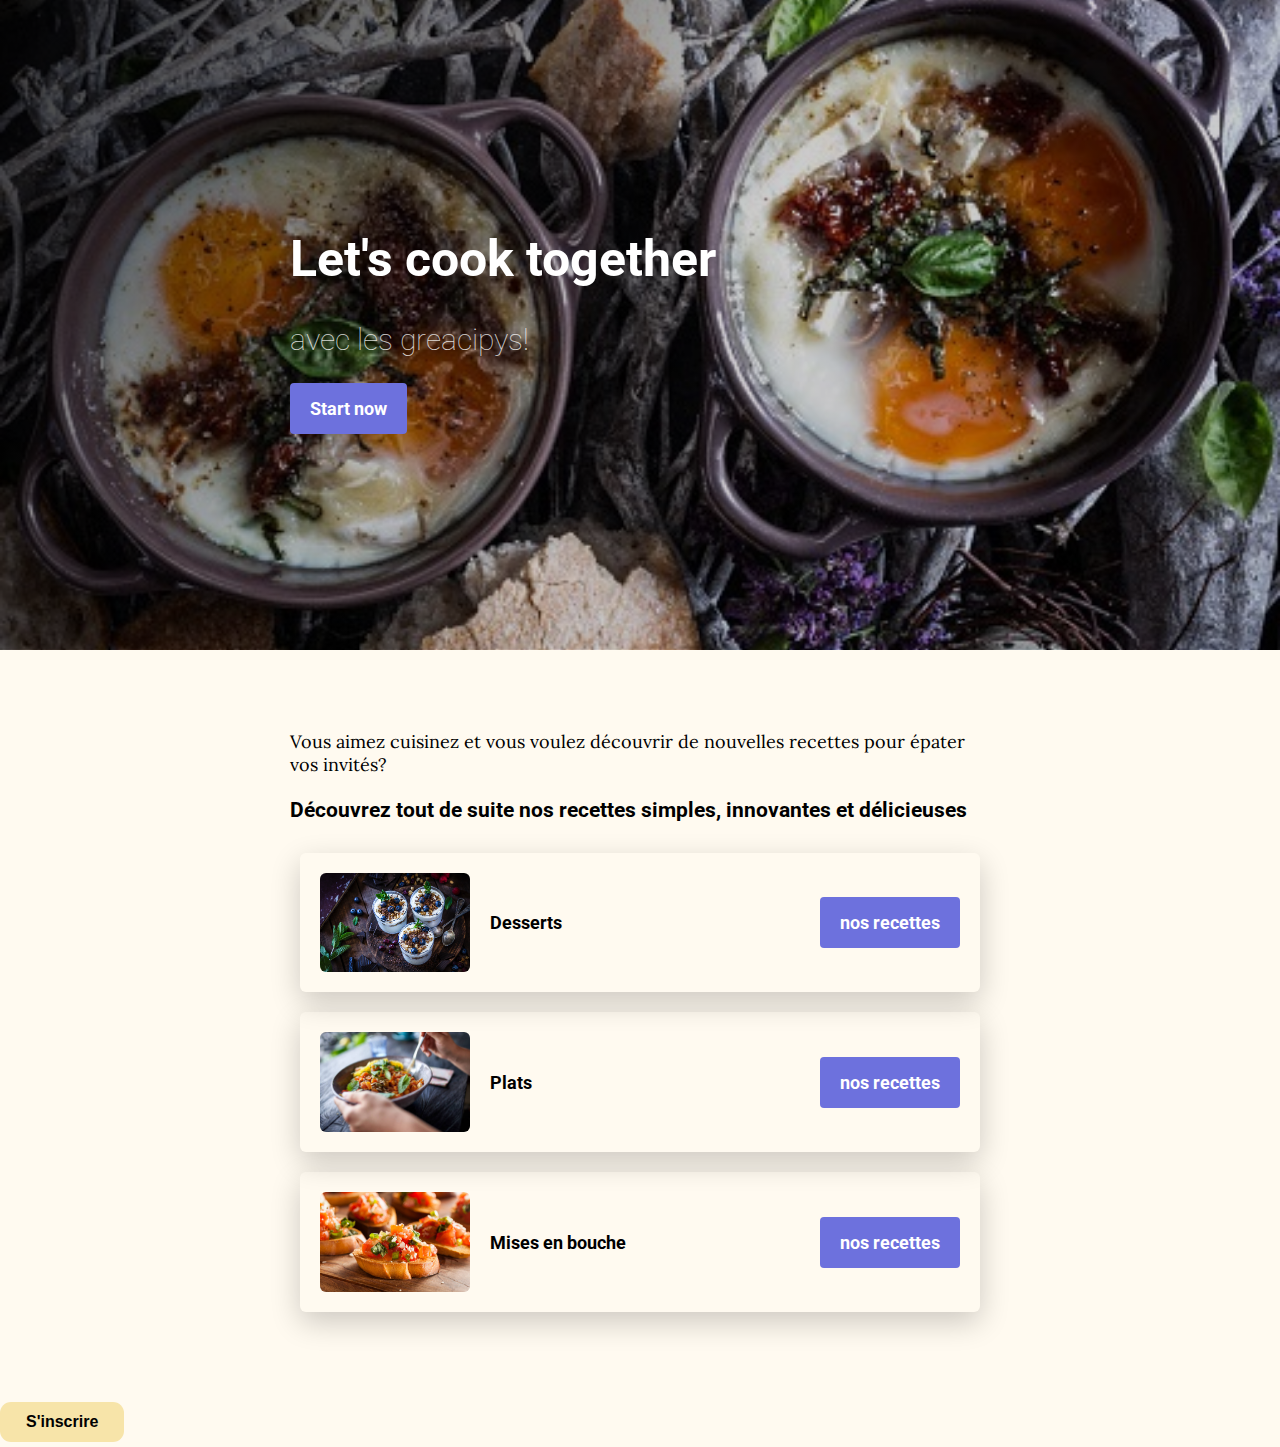
<file: index.html>
<!DOCTYPE html> 
 <html>
   <head>
   	<title>Greatcipy</title>
 	<meta charset="utf-8">
 	<link rel="stylesheet" href="css/style.css">
   </head>
   <body>

   	<div class="banner"> 
   		<div class="container">
   			<h1> Let's cook together</h1>
   			<h2> avec les greacipys! </h2>
   			<a href="#" class="btn-blue">Start now</a> 

   		</div>
   	</div>



   	<div class= "container">
 	 

 	  
 	  <p> Vous aimez cuisinez et vous voulez découvrir de nouvelles recettes pour épater vos invités? </p>
 	  <h3>Découvrez tout de suite nos recettes simples, innovantes et délicieuses</h3>



 	  <div class="cards">
 	  	
 	  <div class="card">
 	  	<img src="images/dessert.jpg" alt="Le Wagon">
 	  	<h3>Desserts</h3>
 	  	<a href="#" class="btn-blue">nos recettes</a>
 	  	  </div>
 	  <div class="card">
 	  	<img src="images/plat.jpg" alt="Le Wagon">
 	  	<h3>Plats</h3>
 	  	<a href="#" class="btn-blue">nos recettes</a>
 	  	  </div>
 	  <div class="card">
 	  	<img src="images/entre.jpg" alt="Le Wagon">
 	  	<h3>Mises en bouche </h3>
 	  	<a href="#apply-section" class="btn-blue"> nos recettes</a>
 	  	  </div>

 	  </div>
   </div>


<div id="apply-section"
 <button class="space" data-tf-popup="T3y0sn8l" data-tf-size="50" data-tf-iframe-props="title=My typeform" data-tf-medium="snippet" style="all:unset;font-family:Helvetica,Arial,sans-serif;display:inline-block;max-width:100%;white-space:nowrap;overflow:hidden;text-overflow:ellipsis;background-color:#F7E4A9;color:#000000;font-size:16px;border-radius:11px;padding:0 26px;font-weight:bold;height:40px;cursor:pointer;line-height:40px;text-align:center;margin:0;text-decoration:none;">S'inscrire</button><script src="//embed.typeform.com/next/embed.js"></script>

</div>
 
   </body>
 </html>
</file>
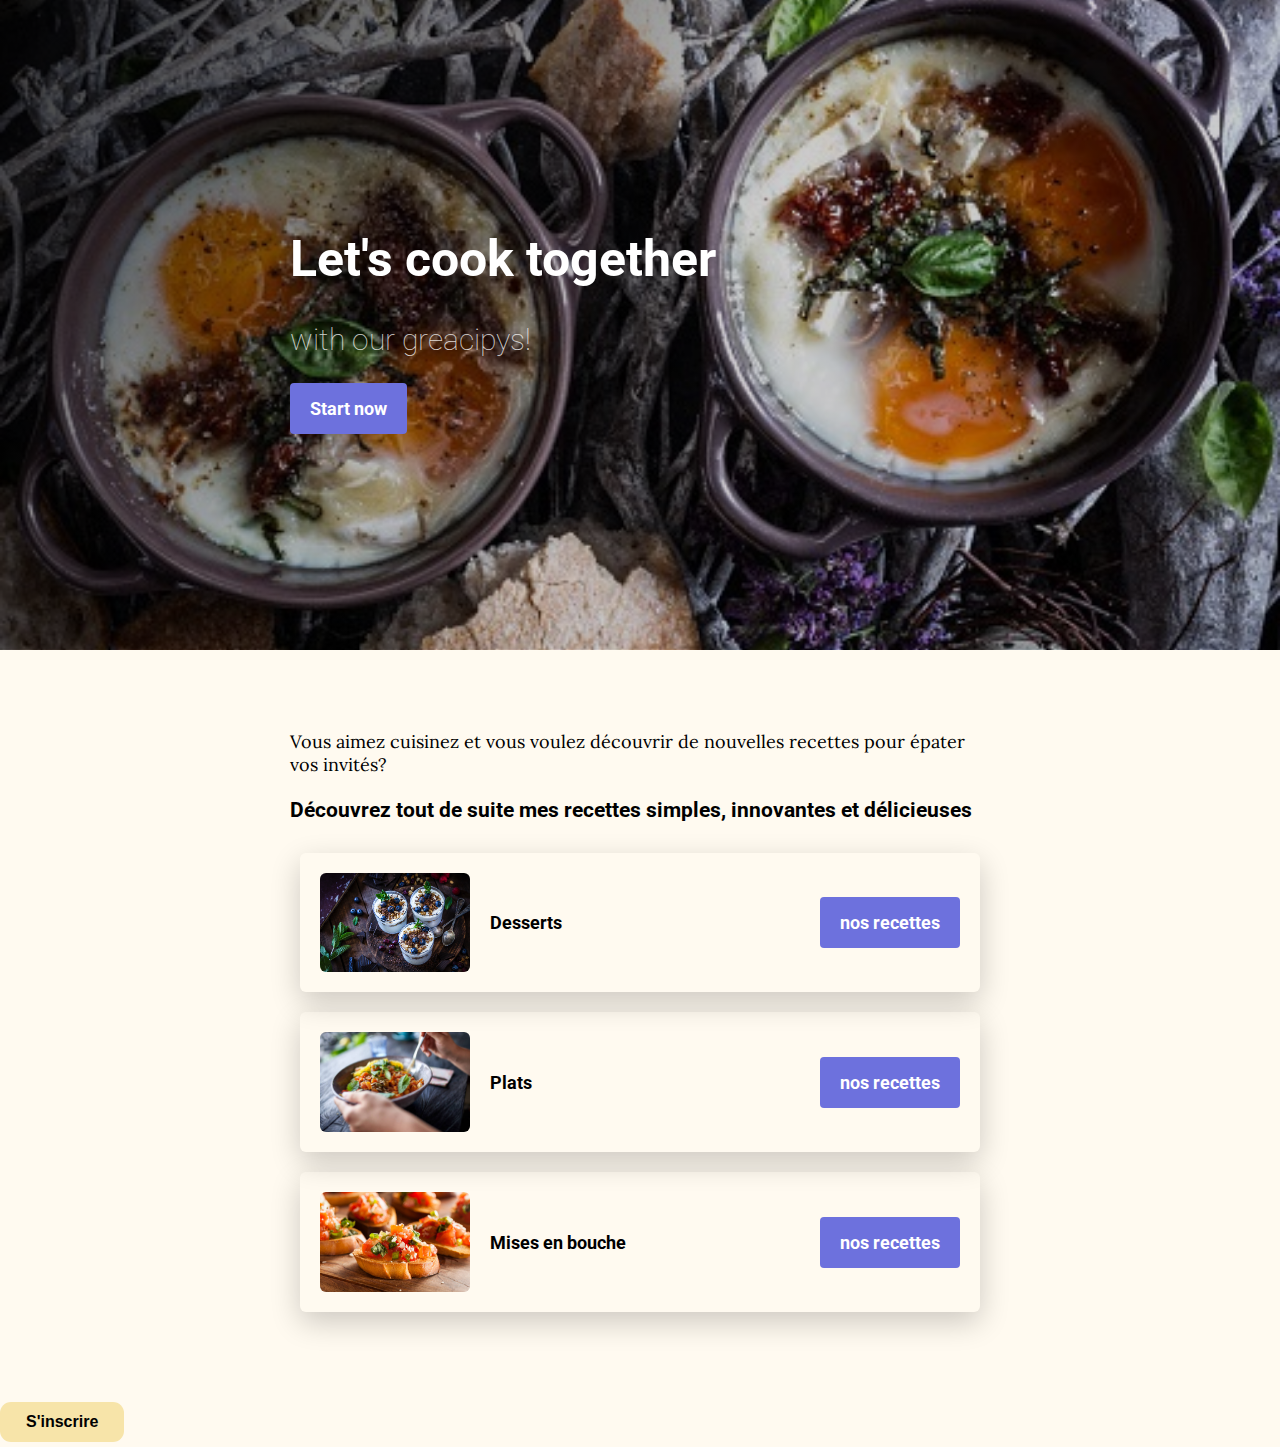
<file: lewagon/index.html>
<!DOCTYPE html> 
 <html>
   <head>
   	<title>Greatcipy</title>
 	<meta charset="utf-8">
 	<link rel="stylesheet" href="css/style.css">
   </head>
   <body>

   	<div class="banner"> 
   		<div class="container">
   			<h1> Let's cook together</h1>
   			<h2> with our greacipys! </h2>
   			<a href="#" class="btn-blue">Start now</a> 

   		</div>
   	</div>



   	<div class= "container">
 	 

 	  
 	  <p> Vous aimez cuisinez et vous voulez découvrir de nouvelles recettes pour épater vos invités? </p>
 	  <h3>Découvrez tout de suite mes recettes simples, innovantes et délicieuses</h3>



 	  <div class="cards">
 	  	
 	  <div class="card">
 	  	<img src="images/dessert.jpg" alt="Le Wagon">
 	  	<h3>Desserts</h3>
 	  	<a href="#" class="btn-blue">nos recettes</a>
 	  	  </div>
 	  <div class="card">
 	  	<img src="images/plat.jpg" alt="Le Wagon">
 	  	<h3>Plats</h3>
 	  	<a href="#" class="btn-blue">nos recettes</a>
 	  	  </div>
 	  <div class="card">
 	  	<img src="images/entre.jpg" alt="Le Wagon">
 	  	<h3>Mises en bouche </h3>
 	  	<a href="#apply-section" class="btn-blue"> nos recettes</a>
 	  	  </div>

 	  </div>
   </div>


<div id="apply-section"
 <button class="space" data-tf-popup="T3y0sn8l" data-tf-size="50" data-tf-iframe-props="title=My typeform" data-tf-medium="snippet" style="all:unset;font-family:Helvetica,Arial,sans-serif;display:inline-block;max-width:100%;white-space:nowrap;overflow:hidden;text-overflow:ellipsis;background-color:#F7E4A9;color:#000000;font-size:16px;border-radius:11px;padding:0 26px;font-weight:bold;height:40px;cursor:pointer;line-height:40px;text-align:center;margin:0;text-decoration:none;">S'inscrire</button><script src="//embed.typeform.com/next/embed.js"></script>

</div>
 
   </body>
 </html>
</file>
<file: css/style.css>
@import url("https://fonts.googleapis.com/css?family=Lora|Roboto");

@import url("components/container.css");
@import url("components/avatar.css");
@import url("components/button.css");
@import url("components/banner.css");
@import url("components/card.css");

 body {
 	font-family: 'Lora', serif;
 	font-size:  18px;
 	margin: 0px ;
    background-color: floralwhite;

 }
 h1, h2, h3{
 	font-family: 'Roboto',sans-serif;
 	font-weight: bold;
 }
 a {
 	text-decoration: none ;
 }

 .space {
    margin-bottom: 30px;
    justify-content: center;
 }
</file>
<file: lewagon/css/style.css>
@import url("https://fonts.googleapis.com/css?family=Lora|Roboto");

@import url("components/container.css");
@import url("components/avatar.css");
@import url("components/button.css");
@import url("components/banner.css");
@import url("components/card.css");

 body {
 	font-family: 'Lora', serif;
 	font-size:  18px;
 	margin: 0px ;
    background-color: floralwhite;

 }
 h1, h2, h3{
 	font-family: 'Roboto',sans-serif;
 	font-weight: bold;
 }
 a {
 	text-decoration: none ;
 }

 .space {
    margin-bottom: 30px;
    justify-content: center;
 }
</file>
